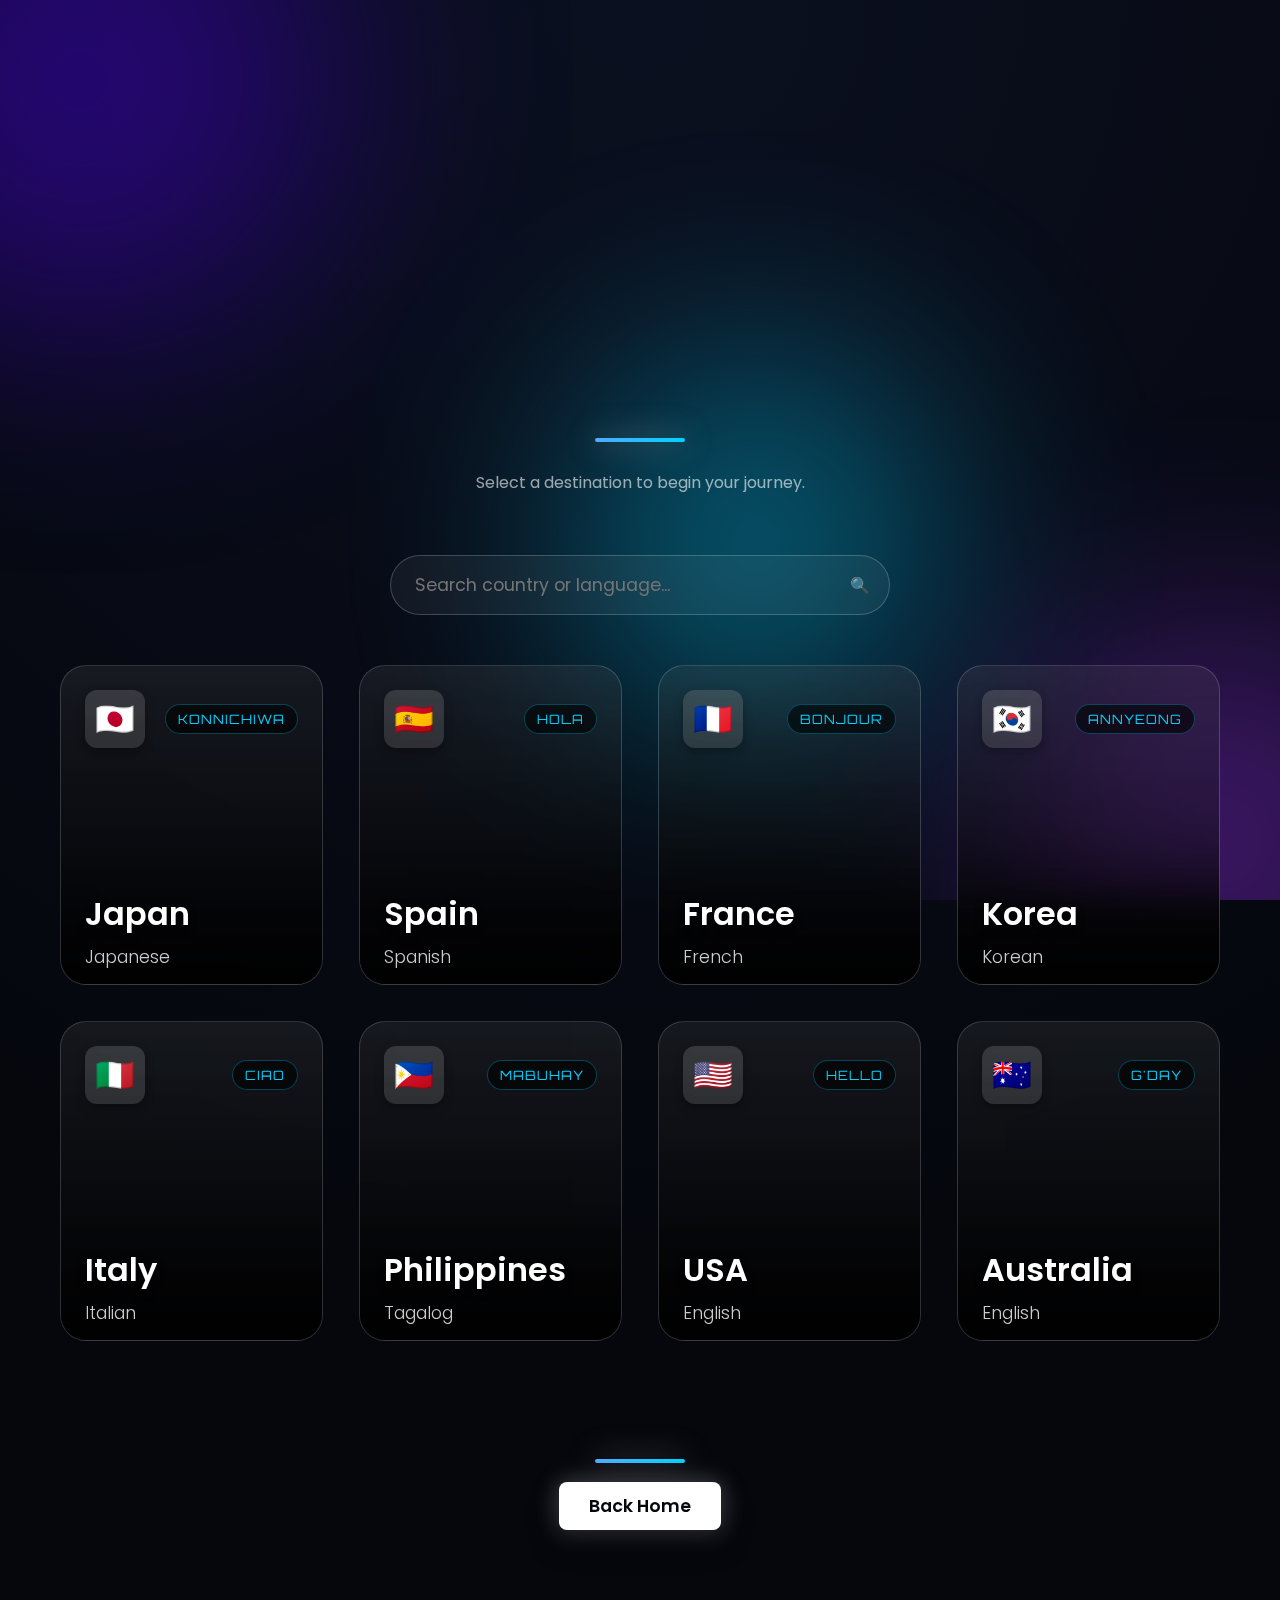
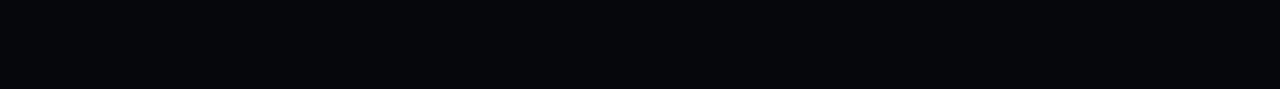
<file: languages.html>
<!DOCTYPE html>
<html lang="en">
<head>
    <meta charset="UTF-8">
    <meta name="viewport" content="width=device-width, initial-scale=1.0">
    <title>World Languages & Cultures</title>

    <link rel="preconnect" href="https://fonts.googleapis.com">
    <link rel="preconnect" href="https://fonts.gstatic.com" crossorigin>
    <link href="https://fonts.googleapis.com/css2?family=Orbitron:wght@500;700;900&family=Poppins:wght@300;400;600&display=swap" rel="stylesheet">
    <link rel="stylesheet" href="index.css">
</head>

<body class="welcome-page">

    <div class="background-container">
        <div class="blob blob-1"></div>
        <div class="blob blob-2"></div>
        <div class="blob blob-3"></div>
        <div class="noise-overlay"></div>
    </div>

    <main class="content-wrapper">
         
        <section class="hero">
    <h1 class="fade-in">Languages <span class="gradient-text">of the World</span></h1>
    <div class="hero-divider"></div>
            <p class="section-subtitle">Select a destination to begin your journey.</p>

            <div class="search-container">
                <input type="text" id="searchInput" placeholder="Search country or language..." autocomplete="off">
                <div class="search-icon">🔍</div>
            </div>

            <div class="country-grid" id="countryGrid">

                <a href="japan.html" class="card portal-card" data-tilt data-name="Japan" data-lang="Japanese">
                    <div class="card-bg" style="background-image: url('https://images.unsplash.com/photo-1528164344705-47542687000d?q=80&w=1000&auto=format&fit=crop');"></div>
                    <div class="card-overlay"></div>
                    <div class="card-content">
                        <div class="card-top">
                            <div class="flag-badge">🇯🇵</div>
                            <span class="greeting">Konnichiwa</span>
                        </div>
                        <div class="card-text">
                            <span class="name">Japan</span>
                            <span class="sub-text">Japanese</span>
                        </div>
                    </div>
                </a>

                <a href="spain.html" class="card portal-card" data-tilt data-name="Spain" data-lang="Spanish">
                    <div class="card-bg" style="background-image: url('https://images.unsplash.com/photo-1543783207-ec64e4d95325?q=80&w=1000&auto=format&fit=crop');"></div>
                    <div class="card-overlay"></div>
                    <div class="card-content">
                        <div class="card-top">
                            <div class="flag-badge">🇪🇸</div>
                            <span class="greeting">Hola</span>
                        </div>
                        <div class="card-text">
                            <span class="name">Spain</span>
                            <span class="sub-text">Spanish</span>
                        </div>
                    </div>
                </a>

                <a href="france.html" class="card portal-card" data-tilt data-name="France" data-lang="French">
                    <div class="card-bg" style="background-image: url('https://images.unsplash.com/photo-1502602898657-3e91760cbb34?q=80&w=1000&auto=format&fit=crop');"></div>
                    <div class="card-overlay"></div>
                    <div class="card-content">
                        <div class="card-top">
                            <div class="flag-badge">🇫🇷</div>
                            <span class="greeting">Bonjour</span>
                        </div>
                        <div class="card-text">
                            <span class="name">France</span>
                            <span class="sub-text">French</span>
                        </div>
                    </div>
                </a>

                <a href="korea.html" class="card portal-card" data-tilt data-name="Korea" data-lang="Korean">
                    <div class="card-bg" style="background-image: url('https://images.unsplash.com/photo-1538485399081-7191377e8241?q=80&w=1000&auto=format&fit=crop');"></div>
                    <div class="card-overlay"></div>
                    <div class="card-content">
                        <div class="card-top">
                            <div class="flag-badge">🇰🇷</div>
                            <span class="greeting">Annyeong</span>
                        </div>
                        <div class="card-text">
                            <span class="name">Korea</span>
                            <span class="sub-text">Korean</span>
                        </div>
                    </div>
                </a>

                <a href="italy.html" class="card portal-card" data-tilt data-name="Italy" data-lang="Italian">
                    <div class="card-bg" style="background-image: url('https://images.unsplash.com/photo-1523906834658-6e24ef2386f9?q=80&w=1000&auto=format&fit=crop');"></div>
                    <div class="card-overlay"></div>
                    <div class="card-content">
                        <div class="card-top">
                            <div class="flag-badge">🇮🇹</div>
                            <span class="greeting">Ciao</span>
                        </div>
                        <div class="card-text">
                            <span class="name">Italy</span>
                            <span class="sub-text">Italian</span>
                        </div>
                    </div>
                </a>

                <a href="filipino.html" class="card portal-card" data-tilt data-name="Philippines" data-lang="Tagalog">
                    <div class="card-bg" style="background-image: url('https://images.unsplash.com/photo-1518509562904-e7ef99cdcc86?q=80&w=1000&auto=format&fit=crop');"></div>
                    <div class="card-overlay"></div>
                    <div class="card-content">
                        <div class="card-top">
                            <div class="flag-badge">🇵🇭</div>
                            <span class="greeting">Mabuhay</span>
                        </div>
                        <div class="card-text">
                            <span class="name">Philippines</span>
                            <span class="sub-text">Tagalog</span>
                        </div>
                    </div>
                </a>

                <a href="english.html" class="card portal-card" data-tilt data-name="USA America" data-lang="English">
                    <div class="card-bg" style="background-image: url('https://images.unsplash.com/photo-1501594907352-04cda38ebc29?q=80&w=1000&auto=format&fit=crop');"></div>
                    <div class="card-overlay"></div>
                    <div class="card-content">
                        <div class="card-top">
                            <div class="flag-badge">🇺🇸</div>
                            <span class="greeting">Hello</span>
                        </div>
                        <div class="card-text">
                            <span class="name">USA</span>
                            <span class="sub-text">English</span>
                        </div>
                    </div>
                </a>

                <a href="australia.html" class="card portal-card" data-tilt data-name="Australia" data-lang="English">
                    <div class="card-bg" style="background-image: url('https://res.cloudinary.com/worldpackers/image/upload/c_fill,f_auto,q_auto,w_1024/v1/guides/article_cover/dupkeyphu41gaskx13ff?_a=BACAGSGT');"></div>
                    <div class="card-overlay"></div>
                    <div class="card-content">
                        <div class="card-top">
                            <div class="flag-badge">🇦🇺</div>
                            <span class="greeting">G'day</span>
                        </div>
                        <div class="card-text">
                            <span class="name">Australia</span>
                            <span class="sub-text">English</span>
                        </div>
                    </div>
                </a>

            </div>
        </section>
        
        <section class="hero" style="padding-top: 0;">
            <div class="hero-divider"></div>
            <div class="hero-button">
                <a href="index.html" class="btn secondary">Back Home</a>
            </div>
        </section>

    </main>

    <script src="index.js"></script>
</body>
</html>
</file>
<file: index.css>
/* =========================
   RESET & BASE
========================= */
* {
    margin: 0;
    padding: 0;
    box-sizing: border-box;
}

body {
    font-family: 'Poppins', sans-serif;
    min-height: 100vh;
    color: #ffffff;
    background: radial-gradient(circle at top, #0b1020, #05070d 70%);
    overflow-x: hidden;
}

/* =========================
   BACKGROUND
========================= */
.background-container {
    position: fixed;
    inset: 0;
    z-index: -1;
    overflow: hidden;
}

.blob {
    position: absolute;
    border-radius: 50%;
    filter: blur(120px);
    opacity: 0.45;
    animation: float 18s infinite alternate ease-in-out;
}

.blob-1 {
    width: 520px;
    height: 520px;
    background: #4a00e0;
    top: -180px;
    left: -180px;
}

.blob-2 {
    width: 420px;
    height: 420px;
    background: #8e2de2;
    bottom: -150px;
    right: -150px;
}

.blob-3 {
    width: 360px;
    height: 360px;
    background: #00d2ff;
    top: 40%;
    left: 45%;
}

.noise-overlay {
    position: absolute;
    inset: 0;
    background: url('[data-uri]');
    pointer-events: none;
}

/* =========================
   LAYOUT
========================= */
.welcome-page {
    display: flex;
    justify-content: center;
    padding: 80px 20px;
}

.content-wrapper {
    width: 100%;
    max-width: 1200px;
}

/* =========================
   HERO
========================= */
.hero {
    text-align: center;
    padding: 120px 20px 80px;
}

.hero h1 {
    font-family: 'Orbitron', sans-serif;
    font-size: clamp(3rem, 7vw, 5.5rem);
    letter-spacing: 3px;
    text-transform: uppercase;
}

.gradient-text {
    background: linear-gradient(135deg, #00d2ff, #4facfe);
    background-clip: text;
    -webkit-background-clip: text;
    color: transparent;
}

.hero-divider {
    width: 90px;
    height: 4px;
    margin: 28px auto;
    border-radius: 6px;
    background: linear-gradient(90deg, #ffffff, #ffffff, #ffffff);
    box-shadow: 0 0 30px rgba(252, 252, 252, 0.5);
}

.instruction {
    max-width: 700px;
    margin: 0 auto;
    font-size: 1.15rem;
    line-height: 1.8;
    color: rgba(255, 255, 255, 0.75);
}

/* =========================
   LANGUAGE SECTION
========================= */
.languages-section {
    padding: 60px 0 120px;
    text-align: center;
}

.section-title {
    font-size: 2.2rem;
    font-weight: 600;
    margin-bottom: 12px;
}

.section-subtitle {
    color: rgba(255, 255, 255, 0.6);
    margin-bottom: 60px;
}

/* =========================
   GRID
========================= */
.country-grid {
    display: grid;
    grid-template-columns: repeat(auto-fit, minmax(260px, 1fr));
    gap: 36px;
    perspective: 1200px;
}

/* =========================
   CARDS
========================= */
.card {
    position: relative;
    background: linear-gradient(
        180deg,
        rgba(255,255,255,0.08),
        rgba(255,255,255,0.02)
    );
    border: 1px solid rgba(255, 255, 255, 0.12);
    border-radius: 26px;
    padding: 48px 24px;
    text-decoration: none;
    color: white;
    backdrop-filter: blur(18px);
    transition: 
        transform 0.15s ease,
        box-shadow 0.4s ease,
        border 0.3s ease;
    transform-style: preserve-3d;
}

.card:hover {
    border-color: rgba(255,255,255,0.35);
    box-shadow:
        0 30px 80px rgba(0,0,0,0.4),
        0 0 40px -10px var(--theme-color);
}

.card-content {
    height: 100%;
    display: flex;
    flex-direction: column;
    justify-content: space-between; /* Flag at top, text at bottom */
    align-items: center;
    transform: translateZ(30px);
    padding: 20px 0; /* optional spacing */
}


.flag-icon {
    font-size: 4.2rem;
    margin-bottom: 18px;
    filter: drop-shadow(0 10px 20px rgba(0,0,0,0.4));
}

.name {
    font-size: 1.6rem;
    font-weight: 600;
    margin-bottom: 10px;
}

.sub-text {
    font-size: 1.95rem;
    color: rgba(255,255,255,0.55);
}

.name {
    font-size: 1.6rem;
    font-weight: 600;
    margin-bottom: 6px;
}

.sub-text {
    font-size: 0.95rem;
    color: rgba(255,255,255,0.55);
}


/* Glow tracking */
.card-border {
    position: absolute;
    inset: 0;
    border-radius: 26px;
    pointer-events: none;
}

.card:hover .card-border {
    background: radial-gradient(
        700px circle at var(--mouse-x) var(--mouse-y),
        rgba(255,255,255,0.12),
        transparent 45%
    );
}

/* =========================
   ANIMATIONS
========================= */
.fade-in {
    opacity: 0;
    animation: fadeUp 0.9s ease forwards;
}

.fade-in-delay {
    opacity: 0;
    animation: fadeUp 0.9s ease 0.3s forwards;
}

@keyframes fadeUp {
    from {
        opacity: 0;
        transform: translateY(40px);
    }
    to {
        opacity: 1;
        transform: translateY(0);
    }
}

/* =========================
   MOBILE
========================= */
@media (max-width: 600px) {
    .hero {
        padding: 80px 10px 60px;
    }

    .section-title {
        font-size: 1.8rem;
    }
}

.hero {
    text-align: center; /* center everything inside hero */
    padding: 100px 20px; /* spacing from top and bottom */
}

.hero-button {
    margin-top: 30px; /* space between text and button */
}

.btn.secondary {
    background-color: #ffffff; /* white button */
    color: #05070d; /* dark text */
    padding: 12px 30px;
    border-radius: 8px;
    text-decoration: none;
    font-weight: 600;
    font-size: 1.1rem;
    transition: all 0.3s ease;
}

.btn.secondary:hover {
    background: linear-gradient(90deg, #ff7e5f, #feb47b); /* subtle hover gradient */
    color: #fff;
    transform: translateY(-2px);
}


/* IMAGE SHOWCASE */
.image-showcase {
    display: flex;
    justify-content: center;
    gap: 28px;
    margin: 60px auto 50px;
    flex-wrap: wrap;
}

.image-card {
    width: 280px;
    height: 180px;
    border-radius: 18px;
    overflow: hidden;
    position: relative;
    background: rgba(255,255,255,0.08);
    backdrop-filter: blur(12px);
    border: 1px solid rgba(255,255,255,0.18);
    box-shadow:
        0 20px 40px rgba(0,0,0,0.45),
        0 0 25px rgba(79,172,254,0.25);
    transition: transform 0.4s ease, box-shadow 0.4s ease;
}

.image-card img {
    width: 100%;
    height: 100%;
    object-fit: cover;
    filter: saturate(1.1) contrast(1.05);
}

.image-card::after {
    content: "";
    position: absolute;
    inset: 0;
    background: linear-gradient(
        to top,
        rgba(0,0,0,0.45),
        transparent 60%
    );
}

.image-card:hover {
    transform: translateY(-10px) scale(1.03);
    box-shadow:
        0 30px 70px rgba(0,0,0,0.6),
        0 0 40px rgba(79,172,254,0.45);
}

/* HERO POLISH */
.hero {
    text-align: center;
    padding: 110px 20px 90px;
}

.hero h1 {
    text-shadow:
        0 0 25px rgba(79,172,254,0.45),
        0 0 55px rgba(0,210,255,0.25);
}

.hero-divider {
    background: linear-gradient(90deg, #4facfe, #00d2ff);
}

/* BUTTON POLISH */
.btn.secondary {
    box-shadow:
        0 12px 30px rgba(0,0,0,0.35),
        0 0 25px rgba(255,255,255,0.3);
}

.btn.secondary:hover {
    box-shadow:
        0 18px 45px rgba(0,0,0,0.55),
        0 0 35px rgba(255,126,95,0.6);
}

/* MOBILE */
@media (max-width: 768px) {
    .image-card {
        width: 100%;
        max-width: 340px;
    }
}


/* ... (Keep all your existing CSS above this line) ... */

/* =========================
   MODAL / POPUP STYLES
========================= */
.modal-overlay {
    position: fixed;
    inset: 0;
    background: rgba(0, 0, 0, 0.6);
    backdrop-filter: blur(8px);
    display: flex;
    justify-content: center;
    align-items: center;
    z-index: 1000;
    opacity: 0;
    pointer-events: none;
    transition: opacity 0.3s ease;
}

.modal-overlay.active {
    opacity: 1;
    pointer-events: all;
}

.modal-content {
    background: linear-gradient(145deg, rgba(30, 30, 40, 0.95), rgba(10, 10, 20, 0.98));
    width: 90%;
    max-width: 500px;
    padding: 40px;
    border-radius: 24px;
    border: 1px solid rgba(255, 255, 255, 0.15);
    box-shadow: 0 25px 50px rgba(0,0,0,0.5);
    transform: scale(0.8) translateY(20px);
    transition: transform 0.3s cubic-bezier(0.175, 0.885, 0.32, 1.275);
    position: relative;
    text-align: center;
}

.modal-overlay.active .modal-content {
    transform: scale(1) translateY(0);
}

.close-btn {
    position: absolute;
    top: 15px;
    right: 20px;
    background: none;
    border: none;
    color: rgba(255, 255, 255, 0.5);
    font-size: 2rem;
    cursor: pointer;
    transition: color 0.3s;
}

.close-btn:hover {
    color: #ff4d4d;
}

.modal-header {
    display: flex;
    flex-direction: column;
    align-items: center;
    gap: 10px;
    margin-bottom: 15px;
}

.modal-flag {
    font-size: 4rem;
    filter: drop-shadow(0 0 15px rgba(255,255,255,0.2));
}

#m-country {
    font-family: 'Orbitron', sans-serif;
    font-size: 2rem;
    color: #fff;
    text-transform: uppercase;
    letter-spacing: 2px;
}

.modal-desc {
    color: rgba(255,255,255,0.7);
    font-size: 1.1rem;
    margin-bottom: 25px;
}

.fun-fact-box {
    background: rgba(255, 255, 255, 0.05);
    border-radius: 12px;
    padding: 20px;
    border-left: 4px solid #00d2ff;
    text-align: left;
}

.fun-fact-box h3 {
    color: #00d2ff;
    font-size: 0.9rem;
    text-transform: uppercase;
    letter-spacing: 1px;
    margin-bottom: 8px;
}

#m-fact {
    font-size: 1rem;
    line-height: 1.6;
    color: #e0e0e0;
}

/* =========================
   SEARCH BAR
========================= */
.search-container {
    position: relative;
    max-width: 500px;
    margin: 0 auto 50px;
}

#searchInput {
    width: 100%;
    padding: 16px 24px;
    padding-right: 50px;
    border-radius: 50px;
    border: 1px solid rgba(255, 255, 255, 0.2);
    background: rgba(255, 255, 255, 0.05);
    backdrop-filter: blur(10px);
    color: white;
    font-family: 'Poppins', sans-serif;
    font-size: 1.1rem;
    transition: all 0.3s ease;
    outline: none;
}

#searchInput:focus {
    background: rgba(255, 255, 255, 0.1);
    border-color: #00d2ff;
    box-shadow: 0 0 25px rgba(0, 210, 255, 0.3);
}

.search-icon {
    position: absolute;
    right: 20px;
    top: 50%;
    transform: translateY(-50%);
    opacity: 0.6;
    pointer-events: none;
}

/* =========================
   NEW PORTAL CARDS
========================= */
.portal-card {
    height: 320px;
    overflow: hidden;
    padding: 0 !important; /* Override default card padding */
    border: 1px solid rgba(255, 255, 255, 0.15);
}

.card-bg {
    position: absolute;
    inset: 0;
    background-size: cover;
    background-position: center;
    transition: transform 0.6s cubic-bezier(0.25, 0.46, 0.45, 0.94);
    z-index: 0;
}

.card-overlay {
    position: absolute;
    inset: 0;
    background: linear-gradient(
        to bottom,
        rgba(0,0,0,0.1) 0%,
        rgba(0,0,0,0.4) 50%,
        rgba(0,0,0,0.95) 100%
    );
    z-index: 1;
}

.portal-card .card-content {
    position: relative;
    z-index: 2;
    width: 100%;
    height: 100%;
    padding: 24px;
    justify-content: space-between;
    align-items: flex-start;
}

.card-top {
    display: flex;
    justify-content: space-between;
    width: 100%;
    align-items: center;
}

.flag-badge {
    font-size: 2rem;
    background: rgba(255,255,255,0.1);
    backdrop-filter: blur(5px);
    padding: 5px 10px;
    border-radius: 12px;
    box-shadow: 0 4px 10px rgba(0,0,0,0.3);
}

.greeting {
    font-family: 'Orbitron', sans-serif;
    font-size: 0.8rem;
    color: #00d2ff;
    text-transform: uppercase;
    letter-spacing: 1px;
    background: rgba(0,0,0,0.6);
    padding: 6px 12px;
    border-radius: 20px;
    border: 1px solid rgba(0, 210, 255, 0.3);
}

.portal-card .card-text {
    transform: translateY(10px);
    transition: transform 0.3s ease;
    text-align: left; /* Align text left for this style */
}

.portal-card .name {
    font-size: 2rem;
    display: block;
    text-shadow: 0 4px 8px rgba(0,0,0,0.6);
}

.portal-card .sub-text {
    font-size: 1.1rem;
    color: #ccc;
    font-weight: 300;
}

/* Hover Effects */
.portal-card:hover .card-bg {
    transform: scale(1.1);
}

.portal-card:hover .card-text {
    transform: translateY(0);
}

.portal-card:hover {
    border-color: #00d2ff;
    box-shadow: 0 20px 50px rgba(0,0,0,0.6);
}
</file>
